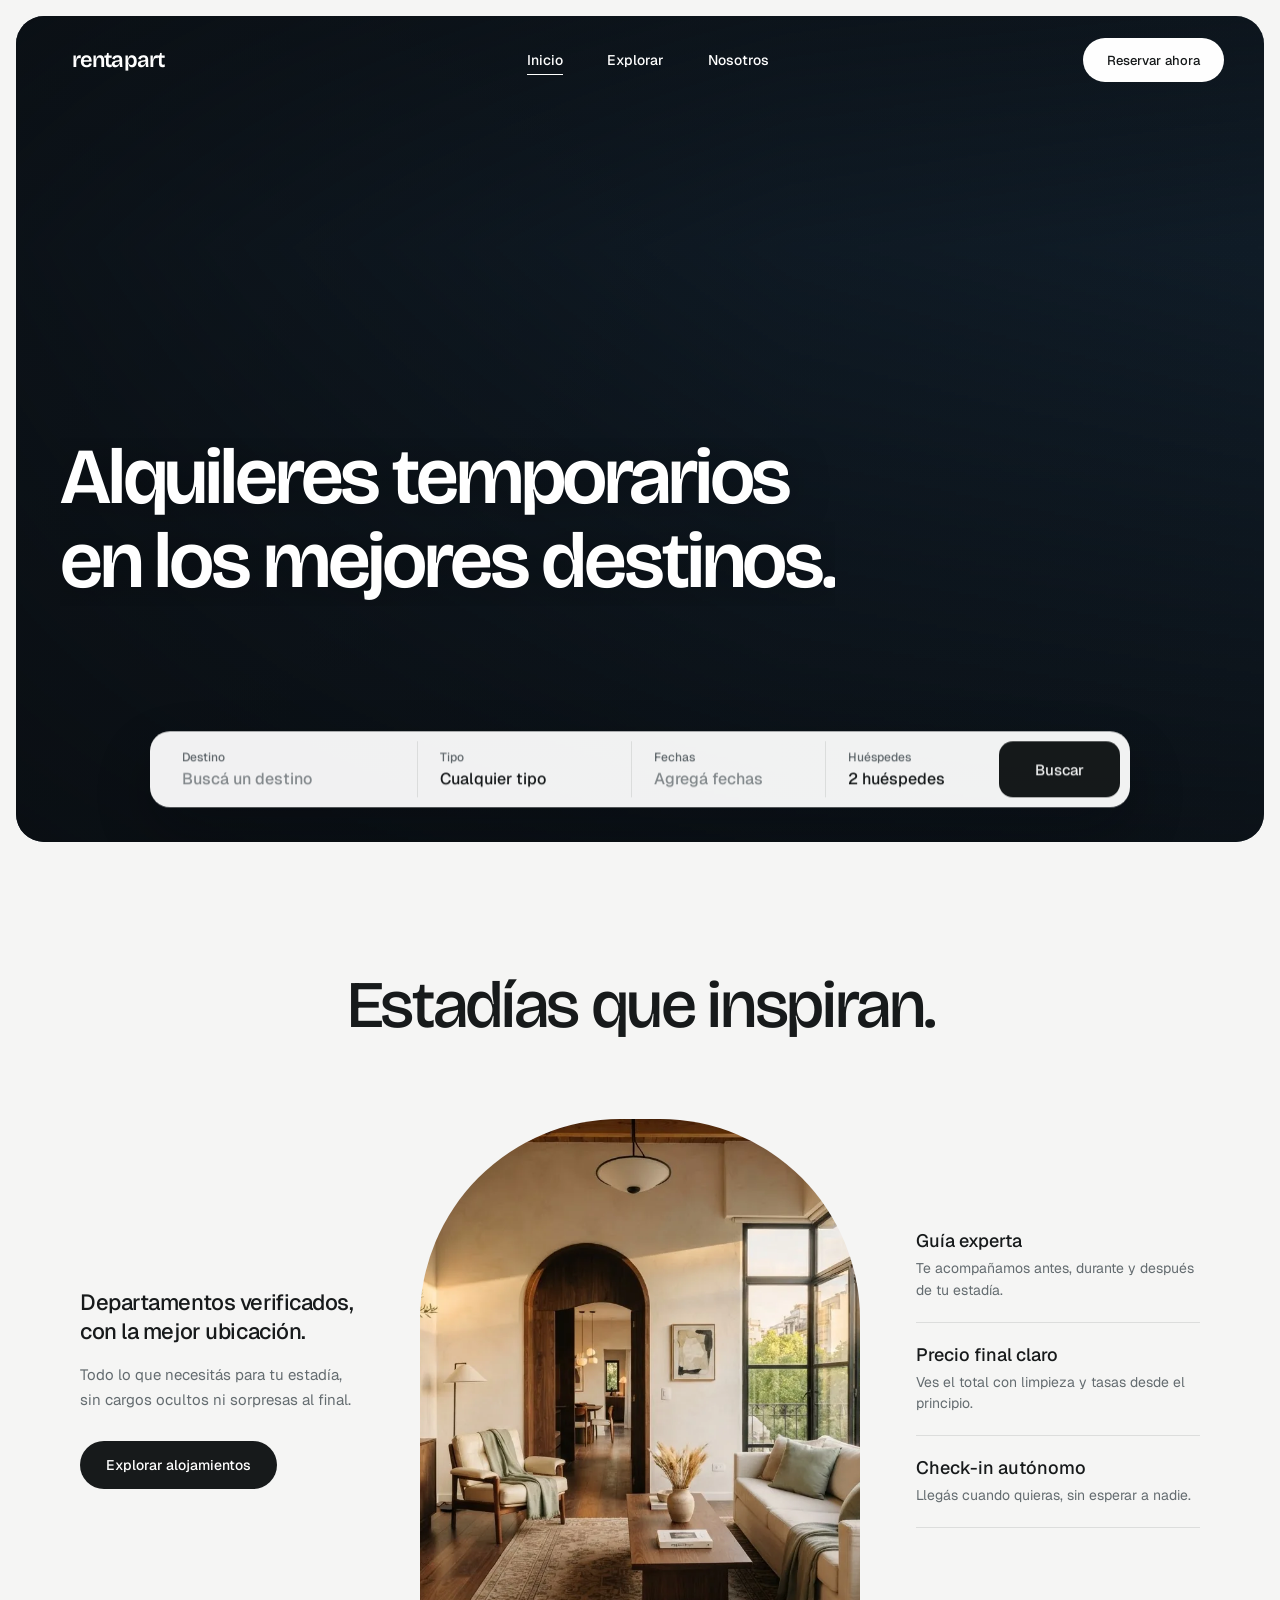
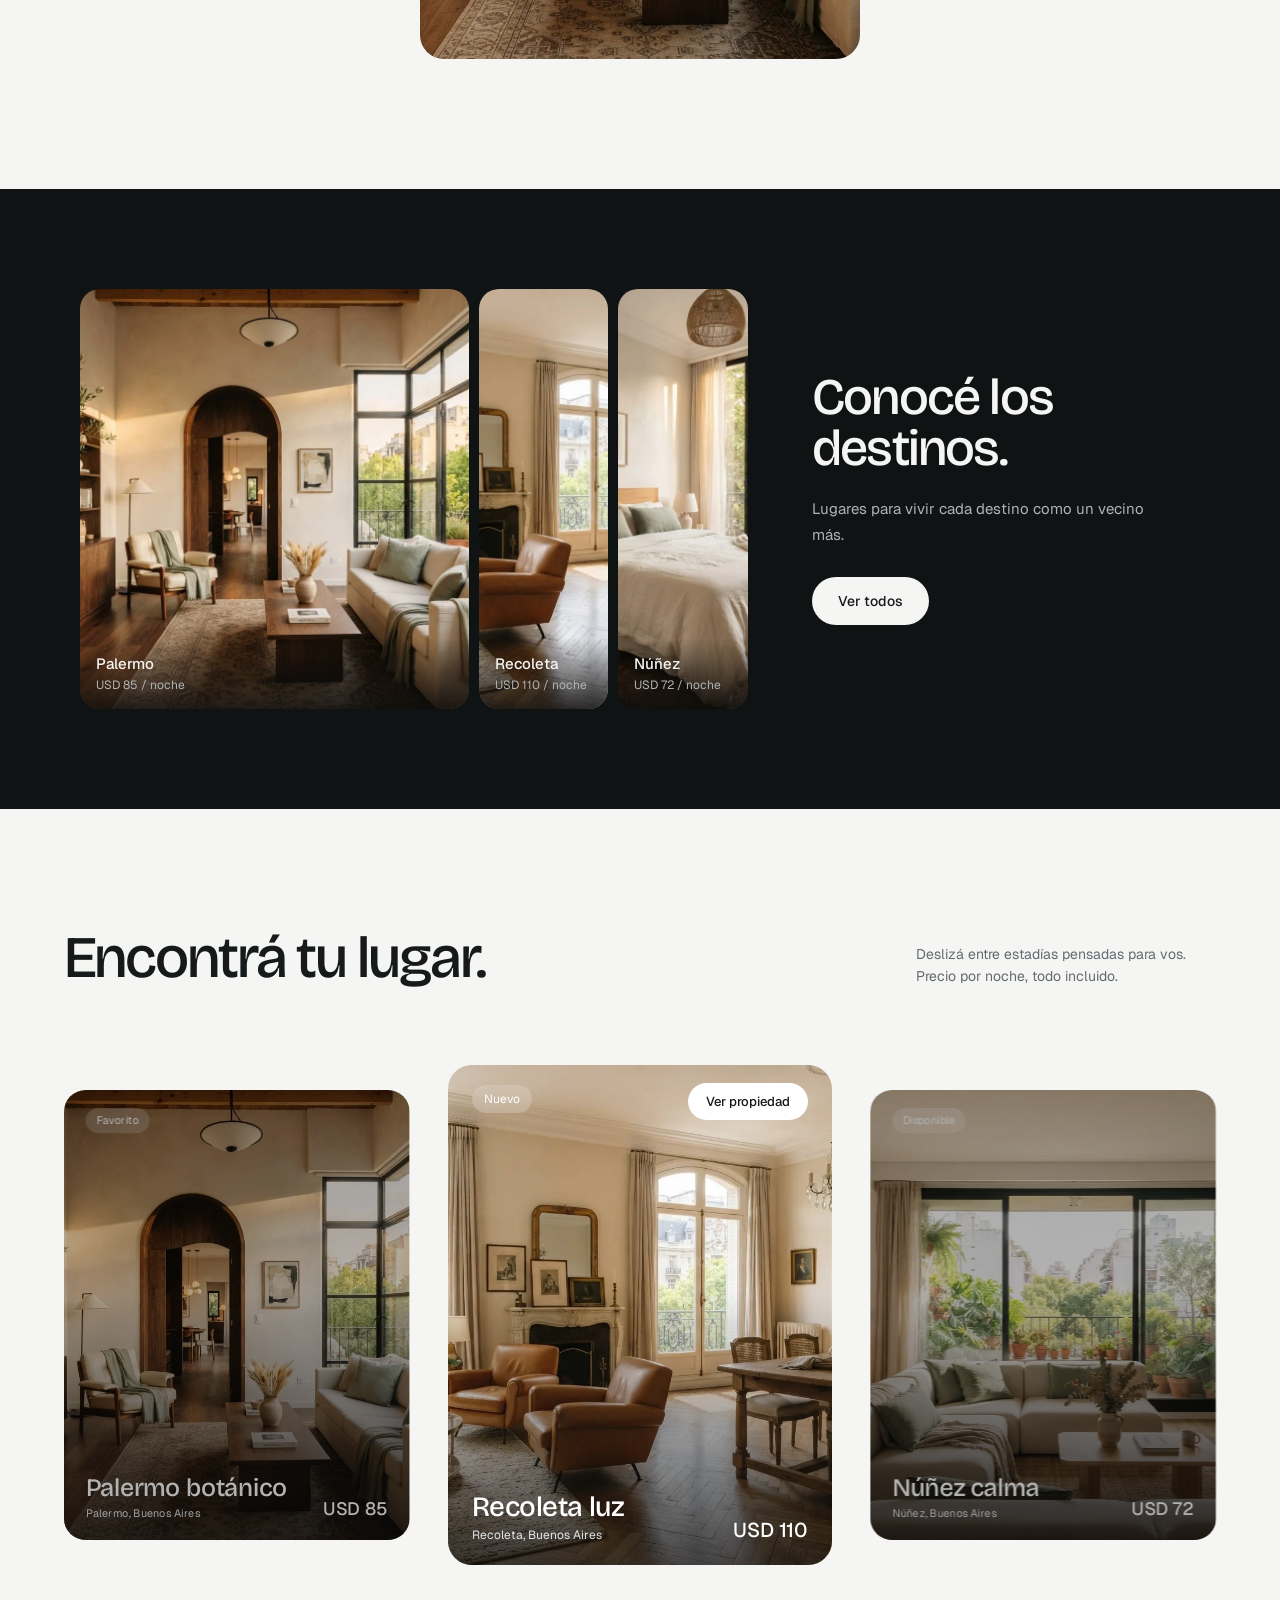
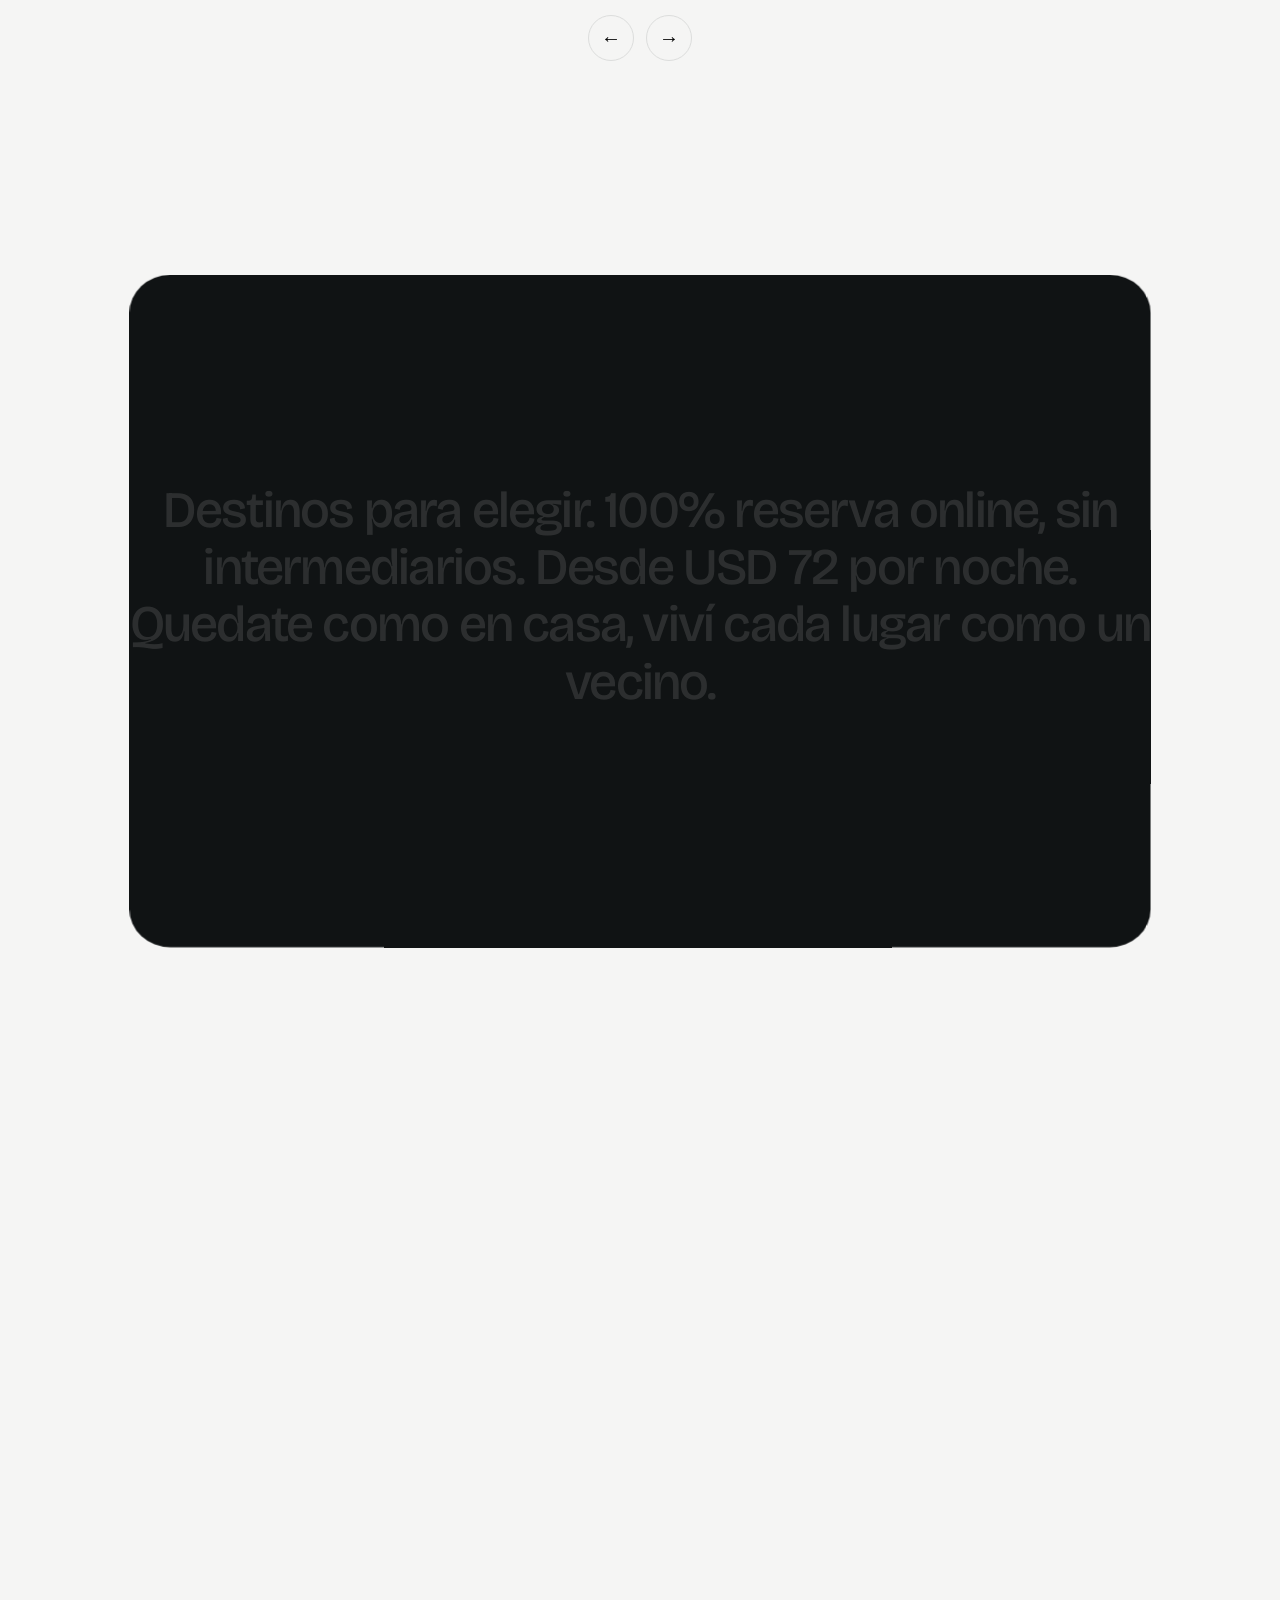
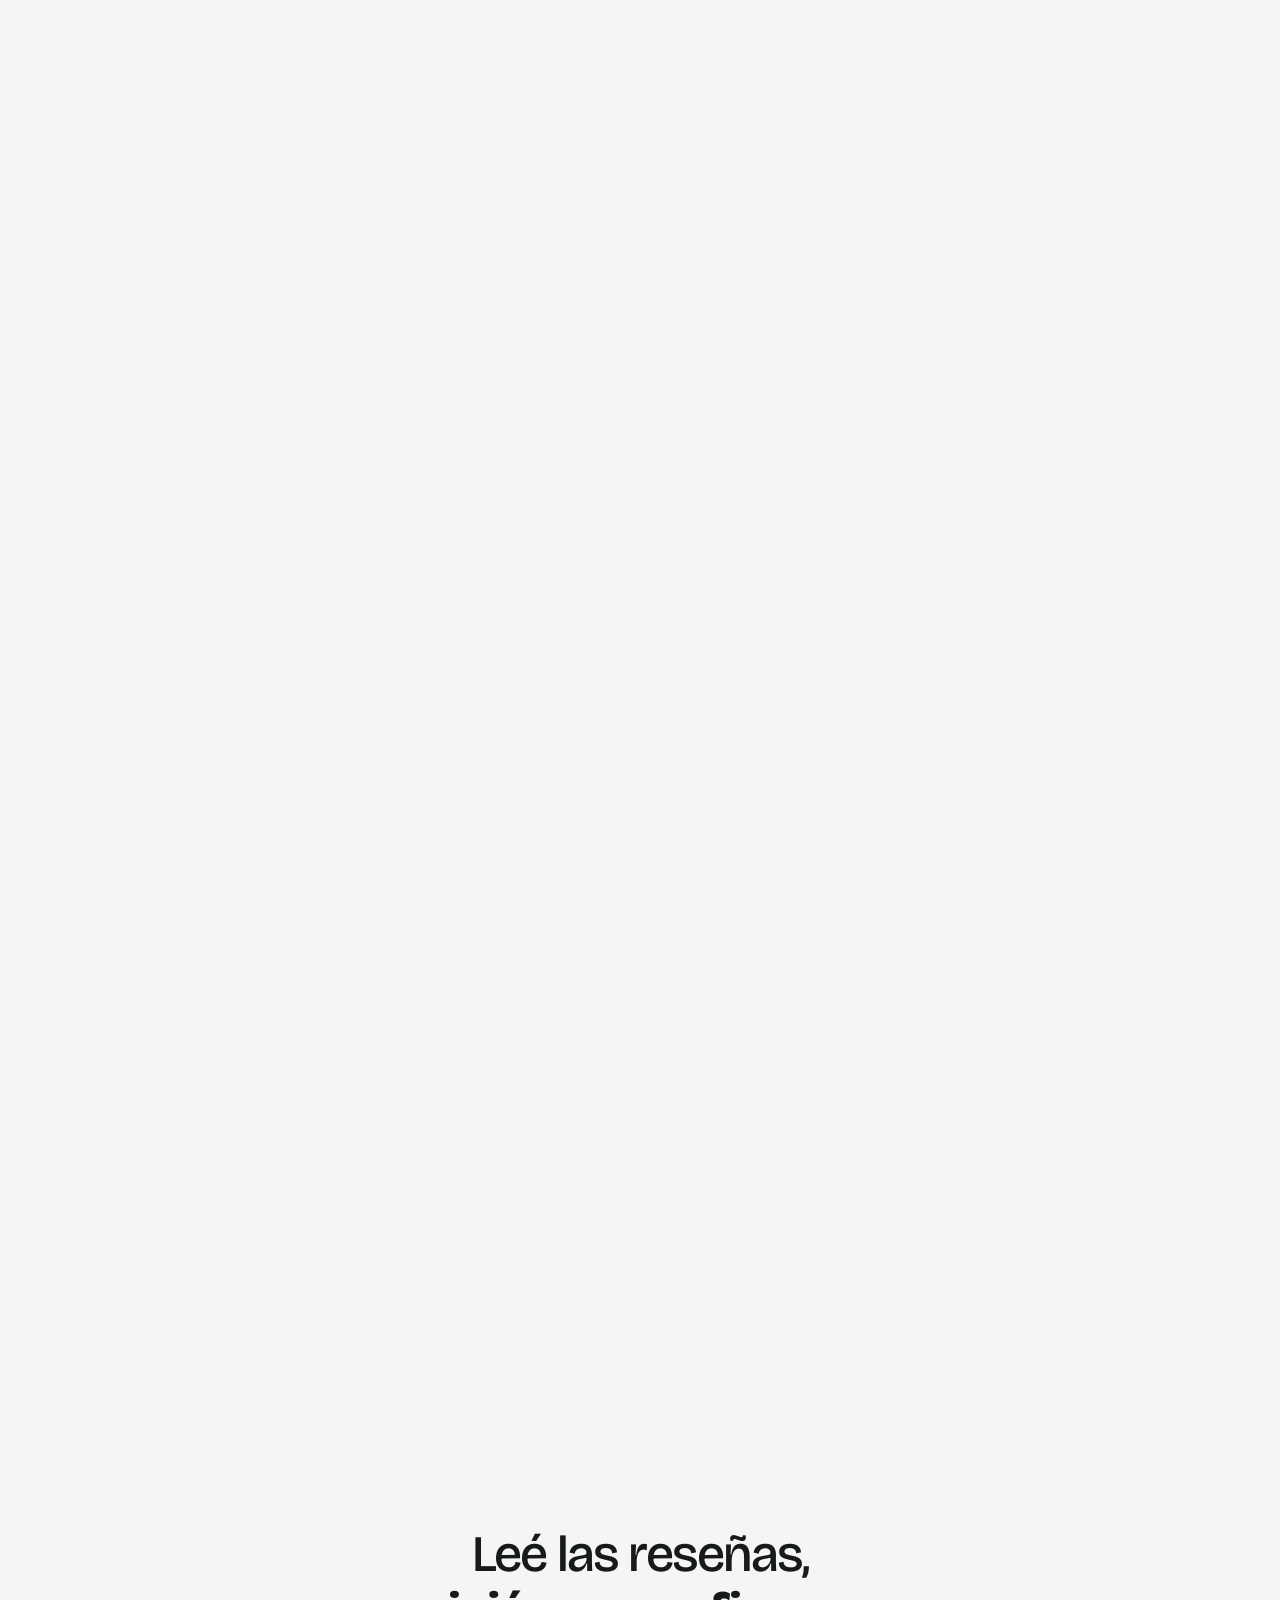
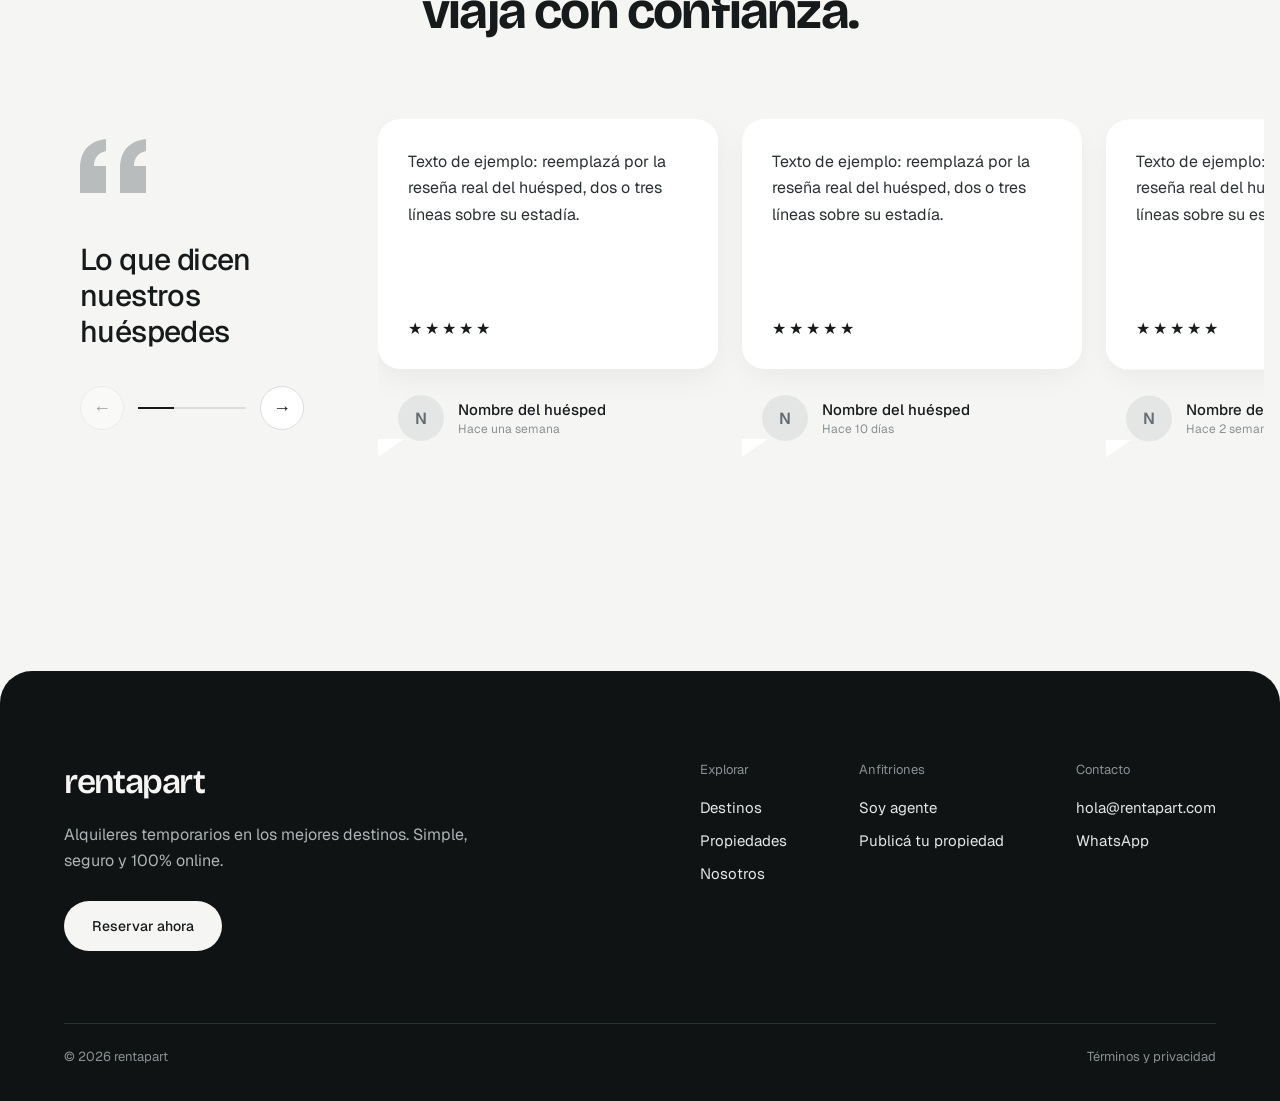
<file: index.html>
<!doctype html>
<html lang="es">
<head>
<meta charset="utf-8">
<meta name="viewport" content="width=device-width,initial-scale=1">
<title>rentapart — Alquileres temporarios en los mejores destinos</title>
<meta name="description" content="Alquileres temporarios en los mejores destinos. Reservá tu próxima estadía de forma simple, segura y 100% online.">
<link rel="preconnect" href="https://fonts.googleapis.com">
<link rel="preconnect" href="https://fonts.gstatic.com" crossorigin>
<link href="https://fonts.googleapis.com/css2?family=Bricolage+Grotesque:opsz,wght@12..96,400..700&family=Geist:wght@400;500;600&display=swap" rel="stylesheet">
<link rel="preload" as="image" href="assets/93faf.webp">
<link rel="stylesheet" href="home.css">
<link rel="stylesheet" href="navbar.css"><link rel="stylesheet" href="navigation.css">
<script defer src="navbar.js"></script>
<script defer src="vendor/gsap.min.js"></script>
<script defer src="vendor/ScrollTrigger.min.js"></script>
<script defer src="home.js"></script>
<script defer src="calendar.js"></script>
</head>
<body class="is-home">

<div class="opening-screen" hidden>
  <span class="opening-word">rentapart</span>
  <button type="button" class="opening-skip">Saltar intro</button>
</div>

<rentapart-navbar></rentapart-navbar>

<main>
  <section class="hero" aria-label="Inicio">
    <div class="hero-bg" aria-hidden="true">
      <div class="slide" style="animation-delay:-1s"><i style="background-image:url('assets/93faf.webp')"></i></div>
      <div class="slide" style="animation-delay:5s"><i style="background-image:url('assets/29605.webp')"></i></div>
      <div class="slide" style="animation-delay:11s"><i style="background-image:url('assets/f9321.webp')"></i></div>
    </div>
    <div class="hero-shade" aria-hidden="true"></div>

    <div class="hero-copy">
      <h1><span class="line"><span>Alquileres temporarios</span></span> <span class="line"><span>en los mejores destinos.</span></span></h1>
    </div>

    <div class="hero-place">
      <a class="place-card slide" style="animation-delay:-1s" href="app.html#departamento" data-property="0">
        <span class="thumb" style="background-image:url('assets/93faf.webp')"></span>
        <span class="info"><strong>Palermo botánico</strong><span>Palermo, Buenos Aires</span><span>USD 85 por noche</span><span class="go">Ver propiedad <span class="arrow" aria-hidden="true">→</span></span></span>
      </a>
      <a class="place-card slide" style="animation-delay:5s" href="app.html#departamento" data-property="1">
        <span class="thumb" style="background-image:url('assets/29605.webp')"></span>
        <span class="info"><strong>Recoleta luz</strong><span>Recoleta, Buenos Aires</span><span>USD 110 por noche</span><span class="go">Ver propiedad <span class="arrow" aria-hidden="true">→</span></span></span>
      </a>
      <a class="place-card slide" style="animation-delay:11s" href="app.html#departamento" data-property="2">
        <span class="thumb" style="background-image:url('assets/f9321.webp')"></span>
        <span class="info"><strong>Núñez calma</strong><span>Núñez, Buenos Aires</span><span>USD 72 por noche</span><span class="go">Ver propiedad <span class="arrow" aria-hidden="true">→</span></span></span>
      </a>
    </div>

    <form class="search" action="app.html#explorar" role="search">
      <label class="s-field s-dest"><span>Destino</span><input name="destination" type="text" placeholder="Buscá un destino" autocomplete="off"></label>
      <label class="s-field s-type"><span>Tipo</span>
        <select name="type">
          <option value="">Cualquier tipo</option>
          <option>Monoambiente</option>
          <option>Departamento</option>
          <option>Dúplex</option>
          <option>Casa</option>
        </select>
      </label>
      <div class="s-field s-dates" tabindex="0" role="button" aria-haspopup="dialog" aria-expanded="false"><span>Fechas</span><b class="dates-text">Agregá fechas</b>
        <input name="arrival" type="hidden"><input name="departure" type="hidden">
      </div>
      <label class="s-field s-guests"><span>Huéspedes</span>
        <select name="guests">
          <option value="2">2 huéspedes</option>
          <option value="1">1 huésped</option>
          <option value="3">3 huéspedes</option>
          <option value="4">4 huéspedes</option>
          <option value="5">5 o más</option>
        </select>
      </label>
      <button class="search-cta" type="submit">Buscar</button>
    </form>
  </section>

  <section id="explorar" class="inspire">
    <h2 class="reveal">Estadías que inspiran.</h2>
    <div class="inspire-grid">
      <div class="inspire-copy reveal">
        <h3>Departamentos verificados, con la mejor ubicación.</h3>
        <p>Todo lo que necesitás para tu estadía, sin cargos ocultos ni sorpresas al final.</p>
        <a class="pill dark" href="app.html#explorar">Explorar alojamientos</a>
      </div>
      <div class="arch reveal"><img src="assets/fdfa7.webp" alt="Interior luminoso de un departamento" loading="lazy"></div>
      <ul class="perks reveal">
        <li><strong>Guía experta</strong><span>Te acompañamos antes, durante y después de tu estadía.</span></li>
        <li><strong>Precio final claro</strong><span>Ves el total con limpieza y tasas desde el principio.</span></li>
        <li><strong>Check-in autónomo</strong><span>Llegás cuando quieras, sin esperar a nadie.</span></li>
      </ul>
    </div>
  </section>

  <section class="destinos" aria-labelledby="destinos-title">
    <div class="destinos-inner">
      <div class="destinos-photos">
        <a href="app.html#departamento" data-property="0"><img src="assets/fdfa7.webp" alt="Palermo" loading="lazy"><span><strong>Palermo</strong><small>USD 85 / noche</small></span></a>
        <a href="app.html#departamento" data-property="1" class="down"><img src="assets/29605.webp" alt="Recoleta" loading="lazy"><span><strong>Recoleta</strong><small>USD 110 / noche</small></span></a>
        <a href="app.html#departamento" data-property="2"><img src="assets/f9321.webp" alt="Núñez" loading="lazy"><span><strong>Núñez</strong><small>USD 72 / noche</small></span></a>
      </div>
      <div class="destinos-copy reveal">
        <h2 id="destinos-title">Conocé los destinos.</h2>
        <p>Lugares para vivir cada destino como un vecino más.</p>
        <a class="pill light" href="app.html#explorar">Ver todos</a>
      </div>
    </div>
  </section>

  <section class="lugar" aria-labelledby="lugar-title">
    <div class="lugar-head reveal"><h2 id="lugar-title">Encontrá tu lugar.</h2><p>Deslizá entre estadías pensadas para vos. Precio por noche, todo incluido.</p></div>
    <div class="lugar-row">
      <article class="lcard" tabindex="0" data-property="0" style="background-image:url('assets/fdfa7.webp')">
        <span class="tag">Favorito</span>
        <span class="meta"><span><strong>Palermo botánico</strong><small>Palermo, Buenos Aires</small></span><b>USD 85</b></span>
        <a class="open" href="app.html#departamento" data-property="0" aria-label="Ver Palermo botánico">Ver propiedad</a>
      </article>
      <article class="lcard is-active" tabindex="0" data-property="1" style="background-image:url('assets/29605.webp')">
        <span class="tag">Nuevo</span>
        <span class="meta"><span><strong>Recoleta luz</strong><small>Recoleta, Buenos Aires</small></span><b>USD 110</b></span>
        <a class="open" href="app.html#departamento" data-property="1" aria-label="Ver Recoleta luz">Ver propiedad</a>
      </article>
      <article class="lcard" tabindex="0" data-property="2" style="background-image:url('assets/12205.webp')">
        <span class="tag">Disponible</span>
        <span class="meta"><span><strong>Núñez calma</strong><small>Núñez, Buenos Aires</small></span><b>USD 72</b></span>
        <a class="open" href="app.html#departamento" data-property="2" aria-label="Ver Núñez calma">Ver propiedad</a>
      </article>
    </div>
  </section>

  <section id="nosotros" class="statement" aria-label="Sobre rentapart">
    <div class="statement-bg" aria-hidden="true"></div>
    <p class="words">Destinos para elegir. 100% reserva online, sin intermediarios. Desde USD 72 por noche. Quedate como en casa, viví cada lugar como un vecino.</p>
  </section>

  <section class="reviews" id="resenas" aria-labelledby="reviews-title">
    <div class="reviews-head reveal">
      <h2 id="reviews-title">Leé las reseñas,<br><b>viajá con confianza.</b></h2>
    </div>
    <div class="reviews-body">
      <div class="reviews-side">
        <svg width="68" height="54" viewBox="0 0 68 54" aria-hidden="true"><path d="M0 54V30C0 12 9 2 26 0v12C18 14 14 19 14 27h12v27H0Zm40 0V30C40 12 49 2 66 0v12c-8 2-12 7-12 15h12v27H40Z" fill="#b9bcbd"/></svg>
        <h3>Lo que dicen nuestros huéspedes</h3>
        <div class="reviews-nav">
          <button type="button" class="rbtn" data-r="-1" aria-label="Reseña anterior">←</button>
          <span class="rtrack" aria-hidden="true"><i></i></span>
          <button type="button" class="rbtn" data-r="1" aria-label="Reseña siguiente">→</button>
        </div>
      </div>
      <div class="reviews-window">
        <ul class="reviews-list" id="reviews-list"></ul>
      </div>
    </div>
  </section>
</main>

<footer class="site-footer">
  <div class="foot-top">
    <div class="foot-brand">
      <a href="index.html" class="foot-logo">rentapart</a>
      <p>Alquileres temporarios en los mejores destinos. Simple, seguro y 100% online.</p>
      <a class="pill paper" href="app.html#explorar">Reservar ahora</a>
    </div>
    <div class="foot-cols">
      <div><span>Explorar</span><a href="app.html#explorar">Destinos</a><a href="app.html#explorar">Propiedades</a><a href="#nosotros">Nosotros</a></div>
      <div><span>Anfitriones</span><a href="app.html#acceso">Soy agente</a><a href="app.html#acceso">Publicá tu propiedad</a></div>
      <div><span>Contacto</span><a class="foot-mail" href="mailto:hola@rentapart.com">hola@rentapart.com</a><a class="foot-wa" href="https://wa.me/5491155550101">WhatsApp</a></div>
    </div>
  </div>
  <div class="foot-bottom"><span>© 2026 rentapart</span><span>Términos y privacidad</span></div>
</footer>

</body>
</html>
</file>
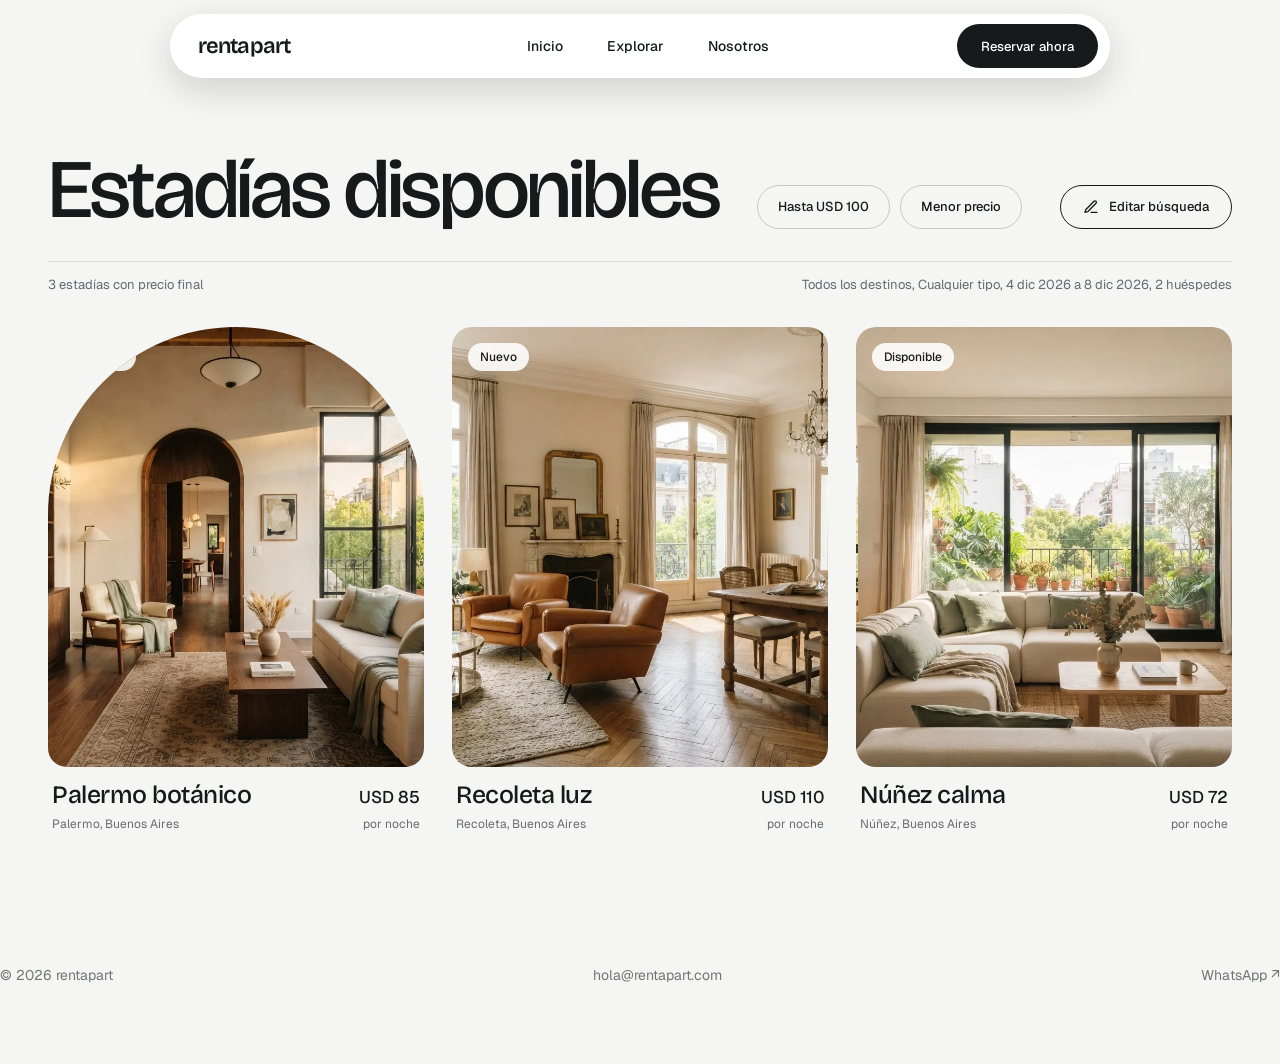
<file: app.html>
<!doctype html><html lang="es"><head><meta charset="utf-8"><meta name="viewport" content="width=device-width,initial-scale=1"><title>rentapart</title><link rel="preconnect" href="https://fonts.googleapis.com"><link rel="preconnect" href="https://fonts.gstatic.com" crossorigin><link href="https://fonts.googleapis.com/css2?family=DM+Sans:wght@400;500;600;700&display=swap" rel="stylesheet"><link href="https://fonts.googleapis.com/css2?family=Bricolage+Grotesque:opsz,wght@12..96,400..700&family=Geist:wght@400;500;600&display=swap" rel="stylesheet"><link rel="stylesheet" href="app.css"><link rel="stylesheet" href="navbar.css"><link rel="stylesheet" href="navigation.css"><script defer src="navbar.js"></script></head><body><div id="app"></div><div id="modal"></div><script src="app.js"></script><script src="interactions.js"></script></body></html>
</file>
<file: home.css>
/* rentapart — home. Tipografía: Bricolage Grotesque (títulos) + Geist (texto). */
:root {
  --rentapart-ink: #171a1b;
  --rentapart-paper: #f5f5f4;
  --muted: #646c70;
  --line: #dcdddc;
  --display: 'Bricolage Grotesque', 'Geist', sans-serif;
}
*, *::before, *::after { box-sizing: border-box; }
html { scroll-behavior: smooth; }
body {
  margin: 0;
  background: var(--rentapart-paper);
  color: var(--rentapart-ink);
  font-family: 'Geist', 'DM Sans', sans-serif;
  -webkit-font-smoothing: antialiased;
}
a { color: inherit; text-decoration: none; }
h1, h2, h3, p { margin: 0; }
img { display: block; max-width: 100%; }
main { padding: 16px 16px 0; overflow-x: clip; }
body.is-opening { overflow: hidden; }

.pill {
  display: inline-flex; align-items: center;
  min-height: 48px; padding: 0 26px;
  border-radius: 999px; font-size: 14px; font-weight: 500;
  transition: background-color .3s ease, transform .15s ease;
}
.pill:active { transform: scale(.97); }
.pill.dark { background: var(--rentapart-ink); color: #fff; }
.pill.dark:hover { background: #3a4144; }
.pill.light { background: var(--rentapart-paper); color: var(--rentapart-ink); }
.pill.light:hover { background: #fff; }
.pill.paper { background: var(--rentapart-paper); color: var(--rentapart-ink); min-height: 50px; padding: 0 28px; }
.pill.paper:hover { background: #fff; }
a:focus-visible, button:focus-visible, select:focus-visible, .s-field:focus-visible, .lcard:focus-visible {
  outline: 2px solid currentColor; outline-offset: 3px; border-radius: 8px;
}

/* ───────── Intro ───────── */
.opening-screen[hidden] { display: none; }
.opening-screen { position: fixed; inset: 0; z-index: 100; display: grid; place-items: center; background: #000; color: #fff; }
.opening-word {
  display: block; transform-origin: 0 0;
  font-family: var(--display); font-weight: 600; letter-spacing: -.04em; line-height: 1;
  font-size: clamp(43px, 9vw, 104px);
}
.opening-skip {
  position: absolute; bottom: max(24px, env(safe-area-inset-bottom)); right: 24px;
  padding: 10px 16px; border: 1px solid #fff6; border-radius: 30px;
  background: #111315; color: #fff; cursor: pointer; font: 500 13px 'Geist', sans-serif;
}
html.is-opening rentapart-navbar .site-brand { visibility: hidden; }

/* ───────── Hero ───────── */
.hero {
  position: relative;
  height: calc(100svh - 74px); min-height: 640px; max-height: 960px;
  border-radius: 28px; overflow: hidden;
  background: #101c27; color: #fff;
}
.hero-bg { position: absolute; inset: -4% 0; will-change: transform; }
.slide { position: absolute; inset: 0; opacity: 0; animation: xf 18s linear infinite; }
.hero-bg .slide i { position: absolute; inset: 0; background-size: cover; background-position: center; animation: drift 18s ease-out infinite; }
.hero-shade {
  position: absolute; inset: 0;
  background:
    linear-gradient(90deg, rgba(10,14,18,.7), rgba(10,14,18,.15) 62%, transparent),
    linear-gradient(180deg, rgba(10,14,18,.45), transparent 28%, rgba(10,14,18,.7));
}
.hero-copy { position: absolute; left: 44px; bottom: 236px; max-width: 780px; }
.hero h1 {
  font-family: var(--display); font-weight: 600;
  font-size: clamp(44px, 6.2vw, 84px); line-height: .98; letter-spacing: -.04em;
  text-shadow: 0 2px 40px rgba(0,0,0,.35);
}
.hero h1 .line { display: block; overflow: clip; padding-bottom: .08em; }
.hero h1 .line > span { display: block; }

.hero-place { position: absolute; right: 44px; bottom: 220px; width: 370px; height: 160px; }
.place-card {
  display: flex; gap: 16px; padding: 14px; border-radius: 16px;
  background: #fff; color: var(--rentapart-ink);
  box-shadow: 0 20px 50px rgba(10,14,18,.3);
}
.hero-place .place-card { animation-name: xf, xp; }
.place-card .thumb { width: 96px; flex: none; border-radius: 10px; background-size: cover; background-position: center; }
.place-card .info { display: flex; flex-direction: column; flex: 1; min-width: 0; font-size: 13px; color: var(--muted); }
.place-card .info strong { font-size: 20px; font-weight: 500; color: var(--rentapart-ink); margin-bottom: 6px; }
.place-card .info > span + span { margin-top: 2px; }
.place-card .go { margin-top: auto; display: flex; justify-content: space-between; align-items: center; font-size: 14px; color: var(--rentapart-ink); }
.place-card .arrow {
  display: inline-grid; place-items: center; width: 36px; height: 36px; border-radius: 50%;
  background: var(--rentapart-ink); color: #fff; font-size: 16px; transition: transform .35s cubic-bezier(.22,1,.36,1);
}
.place-card:hover .arrow { transform: translateX(4px); }

/* Buscador */
.search {
  position: absolute; left: 50%; bottom: 36px; translate: -50% 0;
  width: min(980px, calc(100% - 88px));
  display: flex; flex-wrap: wrap; align-items: center;
  padding: 10px; border-radius: 20px;
  background: #fff; color: var(--rentapart-ink);
  box-shadow: 0 24px 60px rgba(10,14,18,.3);
}
.s-field { display: flex; flex-direction: column; gap: 3px; padding: 8px 22px; min-width: 0; cursor: pointer; border-radius: 12px; transition: background-color .25s; }
.s-field:hover { background: #f5f5f4; }
.s-field + .s-field { border-left: 1px solid #e8e9e8; border-radius: 0 12px 12px 0; }
.s-field > span { font-size: 12px; font-weight: 500; color: var(--muted); }
.s-field input, .s-field select, .s-field b {
  border: 0; background: transparent; padding: 0; outline: none; width: 100%;
  font: 500 16px 'Geist', sans-serif; color: var(--rentapart-ink); appearance: none; cursor: pointer;
}
.s-field input::placeholder { color: #8a9093; }
.s-field .dates-text { font-weight: 500; }
.s-field .dates-text.is-empty { color: #8a9093; }
.s-dest { flex: 1.3 1 200px; } .s-type { flex: 1 1 170px; } .s-dates { flex: 1 1 150px; } .s-guests { flex: 1 1 130px; }
.search-cta {
  display: inline-flex; align-items: center; justify-content: center;
  min-height: 56px; padding: 0 36px; border: 0; border-radius: 14px;
  background: var(--rentapart-ink); color: #fff; font: 500 15px 'Geist', sans-serif; cursor: pointer;
  transition: background-color .3s, transform .15s;
}
.search-cta:hover { background: #3a4144; }
.search-cta:active { transform: scale(.97); }
.search-cta[aria-busy="true"] { opacity: .7; cursor: wait; }

/* ───────── Secciones ───────── */
h2 { font-family: var(--display); font-weight: 500; letter-spacing: -.035em; line-height: 1; }
.inspire { padding: 130px 64px 0; text-align: center; }
.inspire h2 { font-size: clamp(40px, 5.2vw, 75px); }
.inspire-grid {
  display: grid; grid-template-columns: 1fr 440px 1fr; gap: 56px; align-items: center;
  max-width: 1240px; margin: 80px auto 0; text-align: left;
}
.inspire-copy h3 { font-size: 22px; font-weight: 500; letter-spacing: -.02em; line-height: 1.3; }
.inspire-copy p { margin: 16px 0 28px; font-size: 15px; line-height: 1.7; color: var(--muted); }
.arch { height: 540px; border-radius: 200px 200px 24px 24px; overflow: hidden; }
.arch img { width: 100%; height: 100%; object-fit: cover; transition: transform 1.2s cubic-bezier(.22,1,.36,1); }
.arch:hover img { transform: scale(1.05); }
.perks { list-style: none; margin: 0; padding: 0; }
.perks li { padding-bottom: 20px; margin-bottom: 20px; border-bottom: 1px solid var(--line); }
.perks strong { display: block; font-size: 18px; font-weight: 500; }
.perks span { display: block; margin-top: 6px; font-size: 14px; line-height: 1.55; color: var(--muted); }

.destinos { margin: 130px -16px 0; background: #101314; color: #f5f5f4; padding: 100px 80px; }
.destinos-inner { display: flex; flex-wrap: wrap; gap: 64px; align-items: center; max-width: 1280px; margin: 0 auto; }
.destinos-photos { display: flex; gap: 18px; flex: 1 1 640px; }
.destinos-photos a { position: relative; flex: 1; height: 420px; border-radius: 20px; overflow: hidden; }
.destinos-photos a.down { margin-top: 40px; }
.destinos-photos img { width: 100%; height: 100%; object-fit: cover; transition: transform 1.2s cubic-bezier(.22,1,.36,1); }
.destinos-photos a:hover img { transform: scale(1.05); }
.destinos-photos span { position: absolute; inset: auto 0 0; padding: 16px; background: linear-gradient(0deg, rgba(14,13,12,.85), transparent); }
.destinos-photos strong { display: block; font-size: 15px; font-weight: 500; }
.destinos-photos small { display: block; margin-top: 4px; font-size: 12px; color: #aeb3b5; }
.destinos-copy { flex: 1 1 360px; }
.destinos-copy h2 { font-size: clamp(36px, 4vw, 56px); }
.destinos-copy p { margin: 22px 0 30px; max-width: 340px; font-size: 15px; line-height: 1.7; color: #aeb3b5; }

.lugar { padding: 120px 0 40px; overflow: hidden; }
.lugar-head { display: flex; flex-wrap: wrap; justify-content: space-between; align-items: end; gap: 20px; padding: 0 48px 48px; }
.lugar-head h2 { font-size: clamp(38px, 4.6vw, 66px); }
.lugar-head p { max-width: 300px; font-size: 14px; line-height: 1.6; color: var(--muted); }
.lugar-row { display: flex; gap: 20px; align-items: center; padding: 0 48px; height: 560px; }
.lcard {
  position: relative; flex: 1 1 0; min-width: 0; height: 440px; border-radius: 24px; overflow: hidden;
  background-size: cover; background-position: center; color: #fff; cursor: pointer; opacity: .55;
  transition: flex .8s cubic-bezier(.22,1,.36,1), height .8s cubic-bezier(.22,1,.36,1), opacity .6s;
}
.lcard::before { content: ''; position: absolute; inset: 0; background: linear-gradient(0deg, rgba(14,13,12,.72), transparent 55%); }
.lcard.is-active { flex: 2.2 1 0; height: 540px; opacity: 1; cursor: default; }
.lcard .tag { position: absolute; left: 24px; top: 20px; padding: 6px 12px; border-radius: 999px; background: rgba(255,255,255,.2); backdrop-filter: blur(10px); font-size: 12px; }
.lcard .meta { position: absolute; left: 24px; right: 24px; bottom: 22px; display: flex; justify-content: space-between; align-items: end; }
.lcard .meta strong { display: block; font-family: var(--display); font-weight: 500; font-size: 28px; line-height: 1; letter-spacing: -.02em; }
.lcard .meta small { display: block; margin-top: 6px; font-size: 12px; color: #e4e6e6; }
.lcard .meta b { font-size: 20px; font-weight: 500; }
.lcard .open {
  position: absolute; right: 24px; top: 18px; padding: 10px 18px; border-radius: 999px;
  background: #fff; color: var(--rentapart-ink); font-size: 13px; font-weight: 500;
  opacity: 0; pointer-events: none; transition: opacity .4s;
}
.lcard.is-active .open { opacity: 1; pointer-events: auto; }

.statement { padding: 140px 48px 150px; border-top: 1px solid var(--line); margin-top: 60px; }
.statement .words {
  max-width: 1060px; margin: 0 auto; text-align: center;
  font-family: var(--display); font-weight: 500; font-size: clamp(30px, 4vw, 58px); line-height: 1.12; letter-spacing: -.035em;
}
.words .w { color: var(--rentapart-ink); }
.js-words .words .w { color: #c9cccc; }

.reviews { padding: 40px 0 140px; }
.reviews-head { text-align: center; }
.reviews-head h2 { font-size: clamp(36px, 4vw, 56px); line-height: 1.1; font-weight: 500; }
.reviews-head h2 b { font-weight: 700; }
.reviews-body { display: flex; gap: 48px; margin-top: 80px; padding-left: 64px; align-items: flex-start; }
.reviews-side { flex: 0 0 250px; padding-top: 20px; }
.reviews-side h3 { margin-top: 44px; font-size: 30px; line-height: 1.2; letter-spacing: -.02em; font-weight: 500; }
.reviews-nav { display: flex; align-items: center; gap: 14px; margin-top: 36px; }
.rbtn { width: 44px; height: 44px; border: 1px solid var(--line); border-radius: 50%; background: #fff; cursor: pointer; font-size: 18px; color: var(--rentapart-ink); transition: background-color .25s, transform .2s; }
.rbtn:hover { background: #f0f1f0; } .rbtn:active { transform: scale(.94); }
.rbtn:disabled { opacity: .4; cursor: default; }
.rtrack { position: relative; width: 108px; height: 2px; background: var(--line); }
.rtrack i { position: absolute; left: 0; top: 0; height: 2px; width: 36px; background: var(--rentapart-ink); transition: transform .5s cubic-bezier(.22,1,.36,1); }
.reviews-window { flex: 1; min-width: 0; overflow: hidden; padding-bottom: 90px; }
.reviews-list { display: flex; gap: 24px; list-style: none; margin: 0; padding: 0; transition: transform .7s cubic-bezier(.22,1,.36,1); }
.review { flex: 0 0 340px; position: relative; }
.review .bubble {
  display: flex; flex-direction: column; min-height: 250px; padding: 30px; border-radius: 22px; background: #fff;
  box-shadow: 0 10px 30px rgba(23,26,27,.05); transition: transform .5s cubic-bezier(.22,1,.36,1), box-shadow .4s;
}
.review .bubble:hover { transform: translateY(-4px); box-shadow: 0 18px 40px rgba(23,26,27,.1); }
.review .bubble p { font-size: 16px; line-height: 1.65; color: #2b3032; }
.review .stars { margin-top: auto; padding-top: 24px; letter-spacing: 3px; }
.review .tail { position: absolute; left: 0; bottom: -16px; width: 26px; height: 18px; background: #fff; clip-path: polygon(0 0, 100% 0, 0 100%); }
.review .who { display: flex; align-items: center; gap: 14px; margin: 26px 0 0 20px; }
.review .av { width: 46px; height: 46px; border-radius: 50%; background: #e4e6e6; display: grid; place-items: center; font-weight: 600; color: var(--muted); }
.review .who strong { display: block; font-size: 15px; font-weight: 500; }
.review .who small { display: block; margin-top: 2px; font-size: 12px; color: #8a9093; }

/* ───────── Footer ───────── */
.site-footer { margin: 0; background: #101314; color: #f5f5f4; padding: 90px 64px 36px; border-radius: 32px 32px 0 0; }
.foot-top { display: flex; flex-wrap: wrap; gap: 64px; justify-content: space-between; max-width: 1280px; margin: 0 auto; }
.foot-brand { flex: 1 1 360px; max-width: 440px; }
.foot-logo { font-family: var(--display); font-size: 34px; font-weight: 600; letter-spacing: -.04em; }
.foot-brand p { margin: 20px 0 28px; font-size: 16px; line-height: 1.6; color: #aeb3b5; }
.foot-cols { display: flex; flex-wrap: wrap; gap: 72px; }
.foot-cols > div { display: flex; flex-direction: column; gap: 14px; font-size: 15px; }
.foot-cols span { font-size: 13px; color: #8a9093; margin-bottom: 6px; }
.foot-cols a { position: relative; width: fit-content; color: #e4e6e6; }
.foot-cols a::after { content: ''; position: absolute; left: 0; right: 0; bottom: -3px; height: 1px; background: currentColor; transform: scaleX(0); transform-origin: left; transition: transform .4s cubic-bezier(.22,1,.36,1); }
.foot-cols a:hover::after { transform: scaleX(1); }
.foot-bottom { display: flex; flex-wrap: wrap; justify-content: space-between; gap: 12px; max-width: 1280px; margin: 72px auto 0; padding-top: 24px; border-top: 1px solid #2a3033; font-size: 13px; color: #8a9093; }

/* ───────── Calendario de rango ───────── */
.range-pop {
  position: absolute; z-index: 20; left: 50%; bottom: calc(100% + 12px); translate: -50% 0;
  width: min(720px, calc(100vw - 24px)); padding: 22px 24px 18px;
  background: #fff; border-radius: 20px; box-shadow: 0 24px 60px #11131526; color: var(--rentapart-ink);
}
.range-pop[hidden] { display: none; }
.range-head { display: flex; align-items: flex-start; gap: 12px; }
.range-months { flex: 1; display: grid; grid-template-columns: repeat(auto-fit, minmax(240px, 1fr)); gap: 32px; }
.range-month h3 { margin: 6px 0 14px; font: 500 15px 'Geist', sans-serif; text-align: center; }
.range-grid { display: grid; grid-template-columns: repeat(7, 1fr); row-gap: 2px; text-align: center; }
.range-grid small { font-size: 11px; color: #8a9093; padding-bottom: 6px; }
.range-nav { width: 40px; height: 40px; border: 1px solid var(--line); border-radius: 50%; background: #fff; font-size: 20px; line-height: 1; cursor: pointer; transition: background-color .2s, scale .15s; }
.range-nav:hover:not(:disabled) { background: #f0f1f0; } .range-nav:active:not(:disabled) { scale: .94; } .range-nav:disabled { opacity: .35; cursor: default; }
.range-day { height: 40px; border: 0; background: transparent; font: 500 14px 'Geist', sans-serif; color: inherit; cursor: pointer; transition: background-color .15s; }
.range-day:hover:not(:disabled):not(.is-start):not(.is-end) { background: #e8e9e8; border-radius: 50%; }
.range-day:disabled { color: #b5b8b9; cursor: default; }
.range-day.is-today:not(.is-start):not(.is-end) { text-decoration: underline; text-underline-offset: 4px; }
.range-day.in-range { background: #ececeb; }
.range-day.is-start, .range-day.is-end { background: var(--rentapart-ink); color: #fff; border-radius: 50%; }
.range-foot { display: flex; align-items: center; justify-content: space-between; gap: 12px; margin-top: 14px; padding-top: 14px; border-top: 1px solid var(--line); }
.range-summary { font-size: 13px; color: var(--muted); }
.range-done { min-height: 40px; padding: 0 20px; border: 0; border-radius: 30px; background: var(--rentapart-ink); color: #fff; font: 500 14px 'Geist', sans-serif; cursor: pointer; }

/* ───────── Animación ───────── */
@keyframes xf { 0% { opacity: 0 } 6% { opacity: 1 } 33% { opacity: 1 } 40% { opacity: 0 } 100% { opacity: 0 } }
@keyframes xp { 0% { pointer-events: none } 6% { pointer-events: auto } 33% { pointer-events: auto } 40% { pointer-events: none } 100% { pointer-events: none } }
@keyframes drift { from { transform: scale(1.02) } to { transform: scale(1.09) } }

/* ───────── Responsive ───────── */
@media (max-width: 1100px) {
  .inspire { padding: 100px 28px 0; }
  .inspire-grid { grid-template-columns: 1fr; gap: 36px; text-align: center; }
  .inspire-copy p { margin-inline: auto; }
  .arch { width: min(440px, 100%); margin: 0 auto; }
  .perks { text-align: left; max-width: 520px; margin: 0 auto; }
  .reviews-body { flex-direction: column; padding-inline: 28px; gap: 32px; }
  .reviews-side { flex: none; width: 100%; padding-top: 0; }
  .reviews-side h3 { margin-top: 24px; font-size: 26px; }
  .hero-place { width: 330px; }
}
@media (max-width: 860px) {
  .hero { min-height: 720px; max-height: none; height: calc(100svh - 24px); }
  .hero-copy { left: 22px; right: 22px; bottom: auto; top: 110px; }
  .hero-place { display: none; }
  .search { width: calc(100% - 20px); bottom: 10px; flex-direction: column; align-items: stretch; padding: 8px; }
  .s-field { flex: none; padding: 10px 14px; }
  .s-field + .s-field { border-left: 0; border-top: 1px solid #e8e9e8; border-radius: 0; }
  .search-cta { margin-top: 6px; min-height: 52px; }
  .destinos { padding: 70px 24px; margin-inline: -16px; }
  .destinos-photos { flex-basis: 100%; }
  .destinos-photos a { height: 300px; }
  .lugar-head, .lugar-row { padding-inline: 20px; }
  .lugar-row { height: auto; flex-direction: column; align-items: stretch; }
  .lcard, .lcard.is-active { flex: none; height: 300px; opacity: 1; }
  .lcard.is-active { height: 380px; }
  .statement { padding: 90px 24px 100px; }
  .site-footer { padding: 70px 24px 28px; }
  .foot-cols { gap: 40px; }
}
@media (prefers-reduced-motion: reduce) {
  html { scroll-behavior: auto; }
  .slide, .hero-bg .slide i { animation: none; }
  .hero-bg .slide:first-child, .hero-place .slide:first-child { opacity: 1; }
  .lcard, .arch img, .destinos-photos img, .reviews-list, .rtrack i { transition: none; }
}

/* Editorial motion */
.destinos-photos { gap: 10px; }
.destinos-photos a { flex: 1 1 0; min-width: 0; transition: flex .7s cubic-bezier(.22,1,.36,1); }
.destinos-photos a.down { margin-top: 0; }
.destinos-photos a:first-child { flex: 3 1 0; }
.destinos-photos:has(a:hover) a, .destinos-photos:has(a:focus-visible) a { flex: 1 1 0; }
.destinos-photos a:hover, .destinos-photos a:focus-visible { flex: 3 1 0 !important; }
.destinos-photos span { white-space: nowrap; }
.statement { position: relative; overflow: hidden; margin: 60px -16px 0; padding: 160px 48px 190px; border: 0; background: #101314; color: #fff; }
.statement::after { content: ''; position: absolute; bottom: -1px; left: -2%; width: 104%; height: 65px; background: #f8f8f6; border-radius: 50% 50% 0 0 / 100% 100% 0 0; }
.words .w { color: #f5f5f4; }
.js-words .words .w { color: #818789; }
.reviews { padding-top: 85px; }
@media (max-width: 700px) {
  .destinos-photos { gap: 6px; }
  .destinos-photos a { border-radius: 14px; }
  .destinos-photos a:first-child { flex: 2 1 0; }
  .destinos-photos span { padding: 12px 8px; }
  .destinos-photos strong { font-size: 13px; }
  .destinos-photos small { font-size: 10px; }
  .statement { padding: 110px 28px 135px; }
  .statement::after { height: 38px; }
}
@media (prefers-reduced-motion: reduce) {
  .destinos-photos a { transition: none; }
}

/* Viewport image, moving carousel and expanding statement */
.lugar-row { position: relative; display: block; height: 560px; padding: 0; }
.lcard, .lcard.is-active { position: absolute; top: 50%; left: 50%; width: min(52vw, 720px); height: 500px; opacity: 1; transition: transform .8s cubic-bezier(.22,1,.36,1), opacity .6s, filter .6s; }
.lcard.is-active { z-index: 2; transform: translate(-50%,-50%) scale(1); }
.lcard.is-prev { z-index: 1; transform: translate(-115%,-50%) scale(.83); filter: brightness(.7); }
.lcard.is-next { z-index: 1; transform: translate(15%,-50%) scale(.83); filter: brightness(.7); }
.lugar-controls { display: flex; justify-content: center; gap: 12px; margin-top: 20px; }
.lugar-controls button { width: 46px; height: 46px; border: 1px solid var(--line); border-radius: 50%; background: transparent; font-size: 20px; }
.statement { min-height: 100svh; display: grid; place-items: center; background: transparent; }
.statement-bg { position: absolute; inset: 0; background: #101314; transform-origin: center; }
.statement .words { position: relative; z-index: 1; }
.statement::after { z-index: 2; }
@media (max-width: 860px) {
  .lugar-row { height: 440px; }
  .lcard, .lcard.is-active { width: min(75vw, 520px); height: 390px; }
  .lcard.is-prev { transform: translate(-112%,-50%) scale(.8); }
  .lcard.is-next { transform: translate(12%,-50%) scale(.8); }
}
@media (prefers-reduced-motion: reduce) {
  .lcard { transition: none; }
}
/* Full-viewport scroll sequences and contained carousel */
rentapart-navbar.on-hero { z-index: 100; }
.lugar-row { overflow: visible; }
.lcard, .lcard.is-active { width: min(30vw, 440px); }
.lcard.is-prev { transform: translate(-155%,-50%) scale(.9); }
.lcard.is-next { transform: translate(55%,-50%) scale(.9); }
.statement { width: 100vw; min-height: 100svh; margin-left: -16px; margin-right: 0; }
.statement-bg { width: 100%; height: 100%; }
.statement::after { display: none; }
@media (max-width: 860px) {
  .lcard, .lcard.is-active { width: 30vw; height: 330px; }
  .lcard.is-prev { transform: translate(-155%,-50%) scale(.9); }
  .lcard.is-next { transform: translate(55%,-50%) scale(.9); }
  .lcard .meta { left: 10px; right: 10px; bottom: 14px; display: block; }
  .lcard .meta strong { font-size: clamp(14px, 3vw, 22px); }
  .lcard .meta b { display: block; margin-top: 8px; font-size: 14px; }
  .lcard .tag { left: 10px; top: 12px; font-size: 10px; }
  .lcard .open { right: 10px; top: 12px; padding: 8px; font-size: 11px; }
}

/* The statement reveals gradually during the pinned scroll. */
.js-words .words .w { color: #f5f5f4; }

/* ───────── Responsive (pantallas chicas): reemplaza reglas previas del carrusel ───────── */
@media (max-width: 860px) {
  .lugar { padding: 80px 0 30px; }
  .lugar-head { padding: 0 20px 28px; }
  .lugar-row {
    position: static; display: flex; flex-direction: row; align-items: stretch; gap: 14px; height: auto;
    overflow-x: auto; overflow-y: hidden; padding: 0 20px 8px; scroll-padding: 0 20px;
    scroll-snap-type: x mandatory; -webkit-overflow-scrolling: touch; scrollbar-width: none;
  }
  .lugar-row::-webkit-scrollbar { display: none; }
  .lcard, .lcard.is-active, .lcard.is-prev, .lcard.is-next {
    position: relative; top: auto; left: auto; transform: none; filter: none; opacity: 1; z-index: auto;
    flex: 0 0 min(78vw, 360px); width: min(78vw, 360px); height: 420px; scroll-snap-align: center;
  }
  .lcard .open, .lcard.is-active .open { opacity: 1; pointer-events: auto; right: 16px; top: 14px; padding: 10px 16px; font-size: 13px; }
  .lcard .tag { left: 16px; top: 18px; font-size: 12px; }
  .lcard .meta { display: flex; left: 20px; right: 20px; bottom: 22px; }
  .lcard .meta strong { font-size: 26px; }
  .lcard .meta b { display: inline; margin: 0 0 0 10px; font-size: 18px; white-space: nowrap; }
  .lugar-controls { margin-top: 12px; }
}

@media (max-width: 700px) {
  main { padding: 10px 10px 0; }
  .hero { border-radius: 24px; }
  .hero-copy { top: 118px; }
  .reviews { padding: 70px 0 90px; }
  .reviews-head { padding: 0 20px; }
  .reviews-head h2 { font-size: clamp(30px, 8.5vw, 40px); }
  .reviews-body { margin-top: 44px; padding-inline: 20px; }
  .reviews-window { padding-bottom: 80px; }
  .review { flex: 0 0 88%; }
  .review .bubble { min-height: 220px; padding: 24px; }
  .inspire { padding: 80px 20px 0; }
  .inspire-grid { margin-top: 44px; }
  .arch { height: 460px; }
  .destinos { margin-inline: -10px; padding: 64px 20px; }
  .statement { margin-inline: -10px; width: 100vw; }
  .site-footer { padding: 60px 22px 28px; border-radius: 26px 26px 0 0; }
  .foot-cols { gap: 36px 48px; }
  .foot-brand p { font-size: 15px; }
  .range-pop { position: fixed; left: 10px; right: 10px; bottom: 10px; translate: none; width: auto; max-height: 86svh; overflow: auto; }
}

@media (max-width: 380px) {
  .hero h1 { font-size: 40px; }
  .search { padding: 6px; }
  .s-field { padding: 9px 12px; }
  .lcard, .lcard.is-active { flex-basis: 82vw; width: 82vw; height: 390px; }
}

/* Reseñas en pantallas chicas: la ventana ocupa el ancho disponible y las tarjetas se ajustan */
@media (max-width: 1100px) {
  .reviews-body { align-items: stretch; }
  .reviews-window { width: 100%; max-width: 100%; align-self: stretch; padding-bottom: 70px; }
  .review { flex: 0 0 min(340px, 86%); }
}
@media (max-width: 700px) {
  .reviews-body { gap: 28px; }
  .reviews-side h3 { font-size: 24px; margin-top: 18px; }
  .reviews-nav { margin-top: 24px; }
  .review .bubble { min-height: 210px; padding: 22px; }
  .review .bubble p { font-size: 15px; }
}
</file>
<file: navbar.css>
/* Navbar rentapart: cápsula fija. En el home arranca transparente sobre la foto y se cierra en cápsula blanca al scrollear. */
rentapart-navbar { display: block; font-family: 'Geist', 'DM Sans', sans-serif; }
rentapart-navbar[hidden] { display: none; }

.site-nav {
  display: grid;
  grid-template-columns: 1fr auto 1fr;
  align-items: center;
  gap: 16px;
  box-sizing: border-box;
  min-height: 64px;
  padding: 10px 12px 10px 28px;
  border-radius: 999px;
  background: #fff;
  color: var(--rentapart-ink, #171a1b);
  box-shadow: 0 12px 34px #171a1b29;
  transition: background-color .45s ease, color .45s ease, box-shadow .45s ease;
}
.site-brand {
  justify-self: start;
  font-family: 'Bricolage Grotesque', 'Geist', sans-serif;
  font-size: 22px;
  font-weight: 600;
  letter-spacing: -.04em;
}
.site-brand img { display: block; max-width: 110px; height: 32px; object-fit: contain; }
.site-links { display: flex; gap: 44px; }
.site-links a { position: relative; padding: 6px 0; font-size: 14px; font-weight: 500; white-space: nowrap; }
.site-links a::after {
  content: '';
  position: absolute; left: 0; right: 0; bottom: 0; height: 1px;
  background: currentColor;
  transform: scaleX(0); transform-origin: left;
  transition: transform .4s cubic-bezier(.22, 1, .36, 1);
}
.site-links a:hover::after, .site-links a[aria-current="page"]::after { transform: scaleX(1); }
.site-actions { justify-self: end; }
.site-book {
  display: inline-flex; align-items: center;
  min-height: 44px; padding: 0 24px;
  border-radius: 999px;
  background: var(--rentapart-ink, #171a1b);
  color: #fff;
  font-size: 13px; font-weight: 500; white-space: nowrap;
  transition: background-color .45s ease, color .45s ease, transform .15s ease;
}
.site-book:active { transform: scale(.97); }
.site-nav a:focus-visible { outline: 2px solid currentColor; outline-offset: 4px; border-radius: 6px; }

/* Páginas con contenido claro: cápsula pegada arriba, dentro del flujo */
rentapart-navbar:not(.on-hero) {
  position: sticky; top: 14px; z-index: 60;
  width: min(940px, calc(100% - 32px));
  margin: 14px auto 10px;
}

/* Home: sobre el hero */
rentapart-navbar.on-hero {
  position: fixed; z-index: 60;
  top: 28px; left: 50%; translate: -50% 0;
  width: calc(100% - 88px); max-width: 1352px;
  transition: width .55s cubic-bezier(.22, .75, .28, 1), top .45s ease;
}
rentapart-navbar.on-hero:not(.is-floating) .site-nav { background: transparent; color: #fff; box-shadow: none; }
rentapart-navbar.on-hero:not(.is-floating) .site-book { background: #fff; color: #171a1b; }
rentapart-navbar.on-hero.is-floating { width: min(940px, calc(100% - 32px)); top: 16px; }

.site-menu { display: none; }
.menu-book { display: none; }
.site-book .long { display: inline; margin-left: .3em; }

@media (max-width: 760px) {
  rentapart-navbar.on-hero { width: calc(100% - 24px); top: 14px; }
  rentapart-navbar.on-hero.is-floating { width: calc(100% - 24px); top: 10px; }
  rentapart-navbar:not(.on-hero) { width: calc(100% - 24px); margin-top: 10px; top: 10px; }
  .site-nav { position: relative; grid-template-columns: 1fr auto; gap: 8px; padding: 6px 8px 6px 22px; min-height: 56px; }
  .site-brand { font-size: 21px; }
  .site-actions { display: none; }
  .site-menu {
    display: inline-flex; flex-direction: column; align-items: center; justify-content: center; gap: 5px;
    width: 44px; height: 44px; padding: 0; border: 0; border-radius: 50%;
    background: transparent; color: inherit; cursor: pointer;
  }
  .site-menu span { display: block; width: 22px; height: 2px; border-radius: 2px; background: currentColor; transition: transform .35s cubic-bezier(.22,1,.36,1), opacity .2s; }
  .site-nav.is-open .site-menu span:nth-child(1) { transform: translateY(7px) rotate(45deg); }
  .site-nav.is-open .site-menu span:nth-child(2) { opacity: 0; }
  .site-nav.is-open .site-menu span:nth-child(3) { transform: translateY(-7px) rotate(-45deg); }
  .site-links {
    display: none; position: absolute; left: 0; right: 0; top: calc(100% + 8px);
    flex-direction: column; gap: 0; padding: 8px;
    background: #fff; color: var(--rentapart-ink, #171a1b);
    border-radius: 24px; box-shadow: 0 18px 44px #171a1b33;
  }
  .site-nav.is-open .site-links { display: flex; animation: menuIn .3s cubic-bezier(.22,1,.36,1) both; }
  .site-links a { padding: 16px 18px; font-size: 17px; border-radius: 14px; }
  .site-links a::after { display: none; }
  .site-links a[aria-current="page"] { background: #f5f5f4; }
  .site-links .menu-book { display: flex; justify-content: center; margin-top: 6px; background: var(--rentapart-ink, #171a1b); color: #fff; font-size: 15px; font-weight: 500; }
}
@keyframes menuIn { from { opacity: 0; transform: translateY(-8px); } to { opacity: 1; transform: none; } }
@media (prefers-reduced-motion: reduce) { .site-menu span { transition: none; } .site-nav.is-open .site-links { animation: none; } }

@media (prefers-reduced-motion: reduce) {
  .site-nav, .site-book, rentapart-navbar.on-hero, .site-links a::after { transition: none; }
}
</file>
<file: navigation.css>
/* Native page transitions keep navigation feeling continuous between documents. */
@view-transition { navigation: auto; }
::view-transition-old(root), ::view-transition-new(root) {
  animation-duration: 220ms;
  animation-timing-function: cubic-bezier(0.23, 1, 0.32, 1);
}
html { scroll-behavior: smooth; }
@media (prefers-reduced-motion: reduce) {
  html { scroll-behavior: auto; }
  ::view-transition-old(root), ::view-transition-new(root) { animation-duration: 0s; }
}
</file>
<file: app.css>
:root{font-family:'DM Sans',sans-serif;color:#171a1b;background:#f5f5f4}*{box-sizing:border-box}body{margin:0}a{color:inherit;text-decoration:none}button,input,select,textarea{font:inherit}button,a{cursor:pointer}button{border:0}h1,h2,h3,p{margin:0}h1{font-size:48px;line-height:1.12;font-weight:500;letter-spacing:-1.5px}h2{font-size:30px;font-weight:500;letter-spacing:-.5px}h3{font-size:20px;font-weight:500}small,.muted{color:#727476}small{font-size:14px}.eyebrow{font-size:11px;font-weight:700;letter-spacing:.08em;color:#727476}.btn{display:inline-flex;justify-content:center;align-items:center;background:#171a1b;color:#fff;border:0;border-radius:32px;min-height:50px;padding:0 25px;font-size:15px;font-weight:500}.btn.light{background:#eeeeed;color:#171a1b}.btn.outline{background:white;color:#171a1b;border:1px solid #dfe0df}.btn.full{width:100%}.logo{font-size:28px;font-weight:700;letter-spacing:-1px}.topnav{height:96px;padding:0 80px;display:flex;align-items:center;justify-content:space-between;border-bottom:1px solid #e3e3e1}.topnav div{display:flex;align-items:center;gap:46px;font-size:15px}.container{max-width:1280px;margin:auto;padding:44px 0 80px}.container.narrow{max-width:1120px}.lead{margin-top:16px;color:#727476;font-size:16px}.searchbar,.panel,.card{background:#fff;border:1px solid #e6e6e4;border-radius:14px}.searchbar{display:grid;grid-template-columns:1fr 1fr .9fr 1fr;gap:16px;padding:18px;margin:35px 0 30px}.field{display:flex;flex-direction:column;gap:8px;font-size:13px;font-weight:500}.field input,.field textarea,.field select{border:1px solid #dfe0df;background:#fff;border-radius:8px;padding:14px;color:#171a1b;min-width:0}.field textarea{min-height:125px;resize:vertical}.chips{display:flex;gap:16px;margin-bottom:40px}.cards{display:grid;grid-template-columns:repeat(3,1fr);gap:24px}.property{overflow:hidden}.property img{width:100%;height:245px;object-fit:cover}.property .content{padding:20px}.property .content h3{margin:10px 0}.property .price{display:flex;justify-content:space-between;margin-top:16px}.help{margin-top:70px;padding:32px;display:flex;justify-content:space-between;align-items:center}.help p{margin-top:10px;color:#727476}.back{display:inline-block;margin-bottom:32px;color:#727476;font-size:14px}.gallery{display:grid;grid-template-columns:2fr 1fr;grid-template-rows:217px 217px;gap:16px;margin:34px 0}.gallery img{width:100%;height:100%;object-fit:cover;border-radius:10px}.gallery img:first-child{grid-row:span 2}.details{display:grid;grid-template-columns:1fr 400px;gap:90px}.details article>*{margin-bottom:28px}.amenities{display:grid;grid-template-columns:1fr 1fr;gap:20px}.booking{padding:28px;height:max-content}.booking h2{margin-bottom:20px}.booking .field{margin-bottom:14px}.line{border:0;border-top:1px solid #e2e2e0;margin:24px 0}.row{display:flex;justify-content:space-between;gap:20px;align-items:center}.calendar{padding:24px}.calendar-grid{display:grid;grid-template-columns:repeat(7,1fr);text-align:center;gap:6px;margin-top:22px}.calendar-grid span,.calendar-grid button{padding:12px;background:transparent;border-radius:6px}.calendar-grid .selected{background:#171a1b;color:white}.form-layout{display:grid;grid-template-columns:1fr 400px;gap:90px;margin-top:44px}.form-fields{display:grid;gap:18px}.form-fields h2{margin:22px 0 5px}.summary{padding:26px;height:max-content}.summary .thumb{display:flex;gap:16px;align-items:center}.summary img{width:100px;height:80px;border-radius:8px;object-fit:cover}.summary .row{padding:10px 0}.confirmation{text-align:center;max-width:880px;margin:60px auto}.check{display:grid;place-items:center;background:#eeeeed;border-radius:50%;width:86px;height:86px;margin:0 auto 30px;font-size:36px}.confirmation .summary{margin:38px auto;text-align:left}.login{display:grid;grid-template-columns:1fr 1fr;min-height:100vh;padding:24px;gap:10%}.login-photo{border-radius:10px;background:linear-gradient(transparent,#0008),url('assets/29605.webp') center/cover;color:white;padding:55px;display:flex;flex-direction:column;justify-content:space-between}.login-photo h1{font-size:56px}.login-form{max-width:420px;width:100%;align-self:center}.login-form .field{margin:18px 0}.login-form .btn{margin-top:25px}.dashboard{display:grid;grid-template-columns:240px 1fr;min-height:100vh}.sidebar{background:#eeeeed;padding:30px 24px;display:flex;flex-direction:column;gap:16px}.sidebar .eyebrow{margin:14px 0 18px}.sidebar a{padding:13px 14px;border-radius:8px;font-size:14px}.sidebar a.active{background:#fff;font-weight:600}.account{margin-top:auto;border-top:1px solid #d7d7d5;padding-top:24px;line-height:1.7}.dashbody{padding:38px 48px 80px}.dash-head{display:flex;align-items:end;justify-content:space-between;margin:42px 0}.dash-head h1{margin-bottom:14px}.stats{display:grid;grid-template-columns:repeat(3,1fr);gap:18px}.stat{padding:24px;min-height:155px}.stat strong{display:block;font-size:36px;font-weight:500;margin:18px 0}.dash-grid{display:grid;grid-template-columns:2fr 1fr;gap:20px;margin-top:30px}.panel{padding:24px}.panel h2{margin-bottom:24px}.table{width:100%;border-collapse:collapse;text-align:left}.table th{font-size:11px;letter-spacing:.05em;color:#727476;font-weight:600}.table td,.table th{padding:20px 10px;border-bottom:1px solid #ededeb}.table td{font-size:15px}.table small{display:block;margin-top:8px}.badge{padding:7px 12px;border-radius:30px;background:#e7f0e8;color:#467151;font-size:12px}.badge.pending{background:#f7eeda;color:#866325}.badge.off{background:#eee;color:#727476}.dash-cards{display:grid;grid-template-columns:repeat(3,1fr);gap:20px}.dash-cards .property img{height:190px}.toolbar{display:flex;justify-content:space-between;align-items:center;margin:28px 0}.editor-grid{display:grid;grid-template-columns:2fr 1fr;gap:24px}.fields-grid{display:grid;grid-template-columns:1fr 1fr;gap:18px}.fields-grid .wide{grid-column:span 2}.editor-grid .panel{margin-bottom:20px}.editor-grid .panel h2{margin-bottom:24px}.overlay{position:fixed;inset:0;z-index:10;background:#0008;display:grid;place-items:center;padding:20px}.dialog{background:white;border-radius:16px;padding:28px;width:min(580px,100%);max-height:90vh;overflow:auto}.dialog h2{margin:0 0 14px}.dialog p{line-height:1.5;margin:16px 0 24px}.dialog .field{margin:16px 0}.dialog .btn{margin-top:12px}.close{float:right;background:none;font-size:26px}.mobile-menu{display:none}@media(max-width:850px){h1{font-size:36px}.topnav{height:72px;padding:0 24px}.topnav div>a:not(.btn){display:none}.topnav .btn{display:none}.mobile-menu{display:block;background:none;font-size:24px}.container{padding:32px 24px 70px}.searchbar{grid-template-columns:1fr 1fr}.searchbar .btn{grid-column:span 2}.cards,.dash-cards{grid-template-columns:1fr}.gallery{grid-template-columns:1fr 1fr;grid-template-rows:250px 130px}.gallery img:first-child{grid-column:span 2;grid-row:auto}.details,.form-layout,.editor-grid,.dash-grid{grid-template-columns:1fr;gap:25px}.dashboard{display:block}.sidebar{padding:20px 24px;flex-direction:row;overflow:auto;align-items:center}.sidebar .eyebrow,.sidebar .account{display:none}.sidebar a{white-space:nowrap}.dashbody{padding:30px 24px}.stats{grid-template-columns:1fr}.dash-head{margin:30px 0}.table{min-width:650px}.panel.table-wrap{overflow:auto}.login{grid-template-columns:1fr;gap:32px}.login-photo{min-height:210px;padding:25px}.login-photo h1{font-size:32px}.login-form{padding:0 10px 40px}.help{align-items:start;gap:20px;flex-direction:column}.fields-grid{grid-template-columns:1fr}.fields-grid .wide{grid-column:auto}}
.interactive-field{cursor:pointer}.interactive-field input{cursor:pointer}.gallery{position:relative}.gallery-button{position:absolute;right:24px;bottom:24px}.gallery-preview{width:100%;max-height:60vh;object-fit:cover;border-radius:10px}.filter-options{display:flex;gap:12px;flex-wrap:wrap}.filter-options label{padding:10px 14px;border:1px solid #dfe0df;border-radius:24px}.counter{display:flex;align-items:center;gap:20px}.counter button{width:38px;height:38px;border:1px solid #dfe0df;border-radius:50%;background:white;font-size:20px}.text-button{background:none;padding:0;text-align:left}.bottom-nav{display:none}@media(max-width:850px){body{padding-bottom:70px}.bottom-nav{position:fixed;z-index:5;bottom:0;left:0;right:0;background:white;border-top:1px solid #e2e2e0;display:flex;justify-content:space-around;padding:10px 4px}.bottom-nav a,.bottom-nav button{display:flex;flex-direction:column;align-items:center;gap:3px;background:none;color:#171a1b;font-size:20px;min-width:60px}.bottom-nav small{font-size:10px}.dashboard .sidebar{padding-bottom:12px}.dialog{max-height:85vh}.gallery-button{right:12px;bottom:12px}}
body { background: #f8f8f6; color: #111315; }
.public-explore h1 { margin-top: 12px; }
.public-explore .cards { margin-top: 24px; }
.trip-search { grid-template-columns: repeat(4, minmax(0, 1fr)) auto; align-items: end; }
.trip-field { display: grid; gap: 7px; font-size: 13px; font-weight: 500; min-width: 0; }
.trip-field input, .trip-field select, .trip-field textarea {
  width: 100%; min-width: 0; min-height: 44px;
  border: 1px solid #dededb; color: #111315; background: #fff;
  border-radius: 8px; padding: 9px 12px;
}
.trip-field :is(input, select, textarea):focus-visible { outline: 2px solid #656d68; outline-offset: 2px; }
.trip-fields { display: grid; grid-template-columns: repeat(2, minmax(0, 1fr)); gap: 12px; margin: 15px 0; }
.trip-booking { position: sticky; top: 92px; align-self: start; }
.trip-booking h2 { margin: 0 0 12px; }
.trip-cost > .row { padding-block: 10px; }
.trip-cost .trip-total { border-top: 1px solid #e1e2df; margin-top: 5px; padding-top: 15px; }
.trip-status { color: #525953; font-size: 14px; padding: 10px 0; line-height: 1.5; }
.trip-empty { padding: 25px 0; }
.demo-receipt .summary, .demo-receipt > .btn, .demo-receipt > p { margin-top: 18px; margin-right: 10px; }
.demo-mode { color: #555d58; font-size: 12px; margin-bottom: 14px; }
.demo-table { margin-top: 20px; }
.demo-table .btn { min-height: 40px; }
@media (max-width: 850px) {
  .trip-search { grid-template-columns: 1fr 1fr; }
  .trip-booking { position: static; }
}
@media (max-width: 480px) {
  .trip-search { grid-template-columns: 1fr; }
  .trip-search .btn { grid-column: auto; }
}
body { background: var(--rentapart-paper, #f8f8f6); color: var(--rentapart-ink, #111315); }

/* ───────── Nuevo diseño: tokens, resultados (.rx) y ficha (.fx) ───────── */
:root { --rentapart-ink: #171a1b; --rentapart-paper: #f5f5f4; --rx-line: #dcdddc; --rx-muted: #646c70; }
body { font-family: 'Geist', 'DM Sans', sans-serif; }

.rx { max-width: 1440px; margin: 0 auto; padding: 64px 48px 90px; }
.rx-top { display: flex; flex-wrap: wrap; justify-content: space-between; align-items: flex-end; gap: 24px; padding-bottom: 32px; }
.rx h1 { margin: 0; font: 500 clamp(48px, 6.5vw, 94px)/.92 'Bricolage Grotesque', 'Geist', sans-serif; letter-spacing: -.04em; }
.rx-tools { display: flex; flex-wrap: wrap; gap: 10px; align-items: center; justify-content: flex-end; }
.rx-chip { min-height: 44px; padding: 0 20px; border-radius: 999px; border: 1px solid #c5c7c7; background: transparent; color: var(--rentapart-ink); font: 500 13px 'Geist', sans-serif; cursor: pointer; transition: background-color .25s, color .25s, border-color .25s; }
.rx-chip[aria-pressed="true"] { background: var(--rentapart-ink); color: #fff; border-color: var(--rentapart-ink); }
.rx-edit { display: inline-flex; gap: 10px; align-items: center; min-height: 44px; padding: 0 22px; margin-left: 28px; border: 1.5px solid var(--rentapart-ink); border-radius: 999px; background: transparent; color: var(--rentapart-ink); font: 500 13px 'Geist', sans-serif; cursor: pointer; transition: background-color .25s, color .25s; }
.rx-edit:hover, .rx-edit[aria-expanded="true"] { background: var(--rentapart-ink); color: #fff; }
.rx-chip:focus-visible, .rx-edit:focus-visible { outline: 2px solid var(--rentapart-ink); outline-offset: 3px; }
.rx-search { display: grid; grid-template-columns: 1.2fr 1fr 1fr 1fr .8fr auto; gap: 12px; align-items: end; background: #fff; border-radius: 20px; padding: 18px; margin-bottom: 28px; box-shadow: 0 12px 34px rgba(23,26,27,.08); }
.rx-search[hidden] { display: none; }
.rx-search label { display: grid; gap: 6px; font-size: 12px; font-weight: 500; color: var(--rx-muted); }
.rx-search input, .rx-search select { min-height: 48px; width: 100%; border: 1px solid #e1e2e1; border-radius: 12px; padding: 0 14px; background: #fff; color: var(--rentapart-ink); font: 500 15px 'Geist', sans-serif; }
.rx-go { min-height: 48px; padding: 0 30px; border: 0; border-radius: 12px; background: var(--rentapart-ink); color: #fff; font: 500 15px 'Geist', sans-serif; cursor: pointer; }
.rx-go:hover { background: #3a4144; }
.rx-meta { display: flex; flex-wrap: wrap; justify-content: space-between; gap: 8px; padding: 14px 0; border-top: 1px solid var(--rx-line); font-size: 13px; color: var(--rx-muted); }
.rx-grid { display: grid; grid-template-columns: repeat(3, minmax(0, 1fr)); gap: 28px; margin-top: 20px; }
.rx-card { display: block; animation: rxIn .8s cubic-bezier(.22,1,.36,1) both; }
.rx-card:nth-child(2) { animation-delay: .08s; } .rx-card:nth-child(3) { animation-delay: .16s; }
.rx-card:nth-child(4) { animation-delay: .24s; } .rx-card:nth-child(5) { animation-delay: .32s; } .rx-card:nth-child(6) { animation-delay: .4s; }
.rx-photo { position: relative; height: 440px; overflow: hidden; border-radius: 20px; background: #e4e6e6; }
.rx-card:nth-child(6n+1) .rx-photo { border-radius: 200px 200px 20px 20px; }
.rx-card:nth-child(6n+5) .rx-photo { border-radius: 20px 20px 200px 200px; }
.rx-photo img { width: 100%; height: 100%; object-fit: cover; transition: transform 1.1s cubic-bezier(.22,1,.36,1); }
.rx-card:hover .rx-photo img { transform: scale(1.05); }
.rx-tag { position: absolute; left: 16px; top: 16px; padding: 6px 12px; border-radius: 999px; background: rgba(255,255,255,.88); font-size: 12px; font-weight: 500; }
.rx-row { display: flex; justify-content: space-between; align-items: baseline; gap: 12px; padding: 16px 4px 0; }
.rx-name { font: 500 25px/1 'Bricolage Grotesque', 'Geist', sans-serif; letter-spacing: -.02em; }
.rx-price { font-size: 17px; font-weight: 500; }
.rx-sub { display: flex; justify-content: space-between; padding: 8px 4px 0; font-size: 12px; color: var(--rx-muted); }
.rx-empty { grid-column: 1 / -1; padding: 60px 0; color: var(--rx-muted); }
@keyframes rxIn { from { opacity: 0; transform: translateY(22px); } to { opacity: 1; transform: none; } }

.fx { padding: 16px 16px 80px; }
.fx-hero { position: relative; height: min(620px, 72svh); min-height: 420px; border-radius: 28px; overflow: hidden; color: #fff; background: #171a1b; }
.fx-bg { position: absolute; inset: 0; background: var(--img) center 45% / cover; animation: fxZoom 22s ease-out both; }
.fx-shade { position: absolute; inset: 0; background: linear-gradient(0deg, rgba(14,16,17,.6), transparent 55%), linear-gradient(180deg, rgba(14,16,17,.45), transparent 28%); }
.fx-bar { position: absolute; left: 28px; right: 28px; top: 24px; display: flex; justify-content: space-between; align-items: center; }
.fx-back { padding: 10px 20px; border: 1px solid rgba(255,255,255,.55); border-radius: 999px; font-size: 13px; font-weight: 500; transition: background-color .3s, color .3s; }
.fx-back:hover { background: #fff; color: var(--rentapart-ink); }
.fx-logo { font: 600 20px 'Bricolage Grotesque', 'Geist', sans-serif; letter-spacing: -.04em; }
.fx-where { font-size: 13px; }
.fx h1 { position: absolute; left: 44px; right: 44px; bottom: 34px; margin: 0; font: 500 clamp(52px, 10vw, 150px)/.9 'Bricolage Grotesque', 'Geist', sans-serif; letter-spacing: -.045em; animation: fxRise 1.3s .2s cubic-bezier(.22,1,.36,1) both; }
.fx-body { display: flex; flex-wrap: wrap; gap: 64px; padding: 56px 32px 0; max-width: 1440px; margin: 0 auto; }
.fx-main { flex: 1 1 560px; min-width: 0; }
.fx-facts { display: flex; flex-wrap: wrap; gap: 12px; }
.fx-facts span { padding: 9px 16px; border: 1px solid #c5c7c7; border-radius: 999px; font-size: 13px; font-weight: 500; }
.fx-lead { margin: 36px 0 0; max-width: 680px; font-size: 30px; line-height: 1.35; letter-spacing: -.025em; font-weight: 500; }
.fx-gallery { display: grid; grid-template-columns: 1.4fr 1fr; gap: 14px; margin-top: 44px; height: 280px; }
.fx-gallery img { width: 100%; height: 100%; object-fit: cover; border-radius: 20px; }
.fx-list { margin-top: 44px; border-top: 1px solid var(--rx-line); }
.fx-list div { display: flex; justify-content: space-between; padding: 18px 0; border-bottom: 1px solid var(--rx-line); font-size: 16px; }
.fx-list b { font-size: 12px; font-weight: 500; color: var(--rx-muted); align-self: center; }
.fx-map { display: inline-block; margin-top: 28px; font-size: 14px; font-weight: 500; text-decoration: underline; text-underline-offset: 5px; }
.fx-book { flex: 0 1 400px; min-width: 300px; align-self: flex-start; position: sticky; top: 24px; background: #fff; border: 0; border-radius: 24px; padding: 32px; box-shadow: 0 20px 50px rgba(23,26,27,.12); }
.fx-price { font: 500 clamp(44px, 5vw, 64px)/1 'Bricolage Grotesque', 'Geist', sans-serif; letter-spacing: -.03em; }
.fx-price small { font: 400 14px 'Geist', sans-serif; letter-spacing: 0; color: var(--rx-muted); }
.fx-book .trip-fields { margin: 24px 0; }
.fx-book .trip-field input, .fx-book .trip-field select { border-radius: 12px; border-color: #e1e2e1; }
.fx-book .btn { border-radius: 14px; min-height: 56px; }
@keyframes fxZoom { from { transform: scale(1); } to { transform: scale(1.07); } }
@keyframes fxRise { from { opacity: 0; transform: translateY(50px); } to { opacity: 1; transform: none; } }

@media (max-width: 1000px) {
  .rx-grid { grid-template-columns: repeat(2, minmax(0, 1fr)); }
  .rx-search { grid-template-columns: 1fr 1fr; }
  .rx-go { grid-column: 1 / -1; }
}
@media (max-width: 760px) {
  .fx-body { padding: 36px 8px 0; gap: 36px; }
  .fx-book { position: static; flex-basis: 100%; }
  .fx-lead { font-size: 24px; }
  .fx-gallery { height: 200px; }
}
@media (max-width: 620px) {
  .rx { padding: 36px 20px 70px; }
  .rx-grid { grid-template-columns: 1fr; }
  .rx-photo { height: 380px; }
  .rx-edit { margin-left: 0; }
  .rx-search { grid-template-columns: 1fr; }
  .fx h1 { left: 22px; right: 22px; bottom: 24px; }
}
@media (prefers-reduced-motion: reduce) { .rx-card, .fx-bg, .fx h1 { animation: none; } .rx-photo img { transition: none; } }

@media (max-width: 620px) { .fx-where { display: none; } .fx-bar { left: 18px; right: 18px; top: 18px; } .fx-hero { border-radius: 24px; } .fx-body { padding-top: 28px; } .fx-facts span { font-size: 12px; padding: 8px 13px; } .rx-tools { justify-content: flex-start; } }

/* Responsive: paneles con tablas, campos de fecha y barras laterales */
@media (max-width: 850px) {
  .dashboard, .dashbody { min-width: 0; max-width: 100vw; overflow-x: clip; }
  .dash-grid > *, .editor-grid > *, .stats > * { min-width: 0; }
  .panel { overflow-x: auto; }
  .sidebar { max-width: 100vw; }
}
@media (max-width: 420px) {
  .trip-fields { grid-template-columns: 1fr; }
  .trip-fields > *, .trip-field { min-width: 0; }
  .fx-book { padding: 24px 20px; }
}
@media (max-width: 760px) { .fx-book { min-width: 0; width: 100%; } .fx-main { flex-basis: 100%; } }

/* Mientras se consulta el backend no se muestran datos de demostración */
#app { transition: opacity .25s ease; }
html.api-loading #app { opacity: 0; }
</file>
